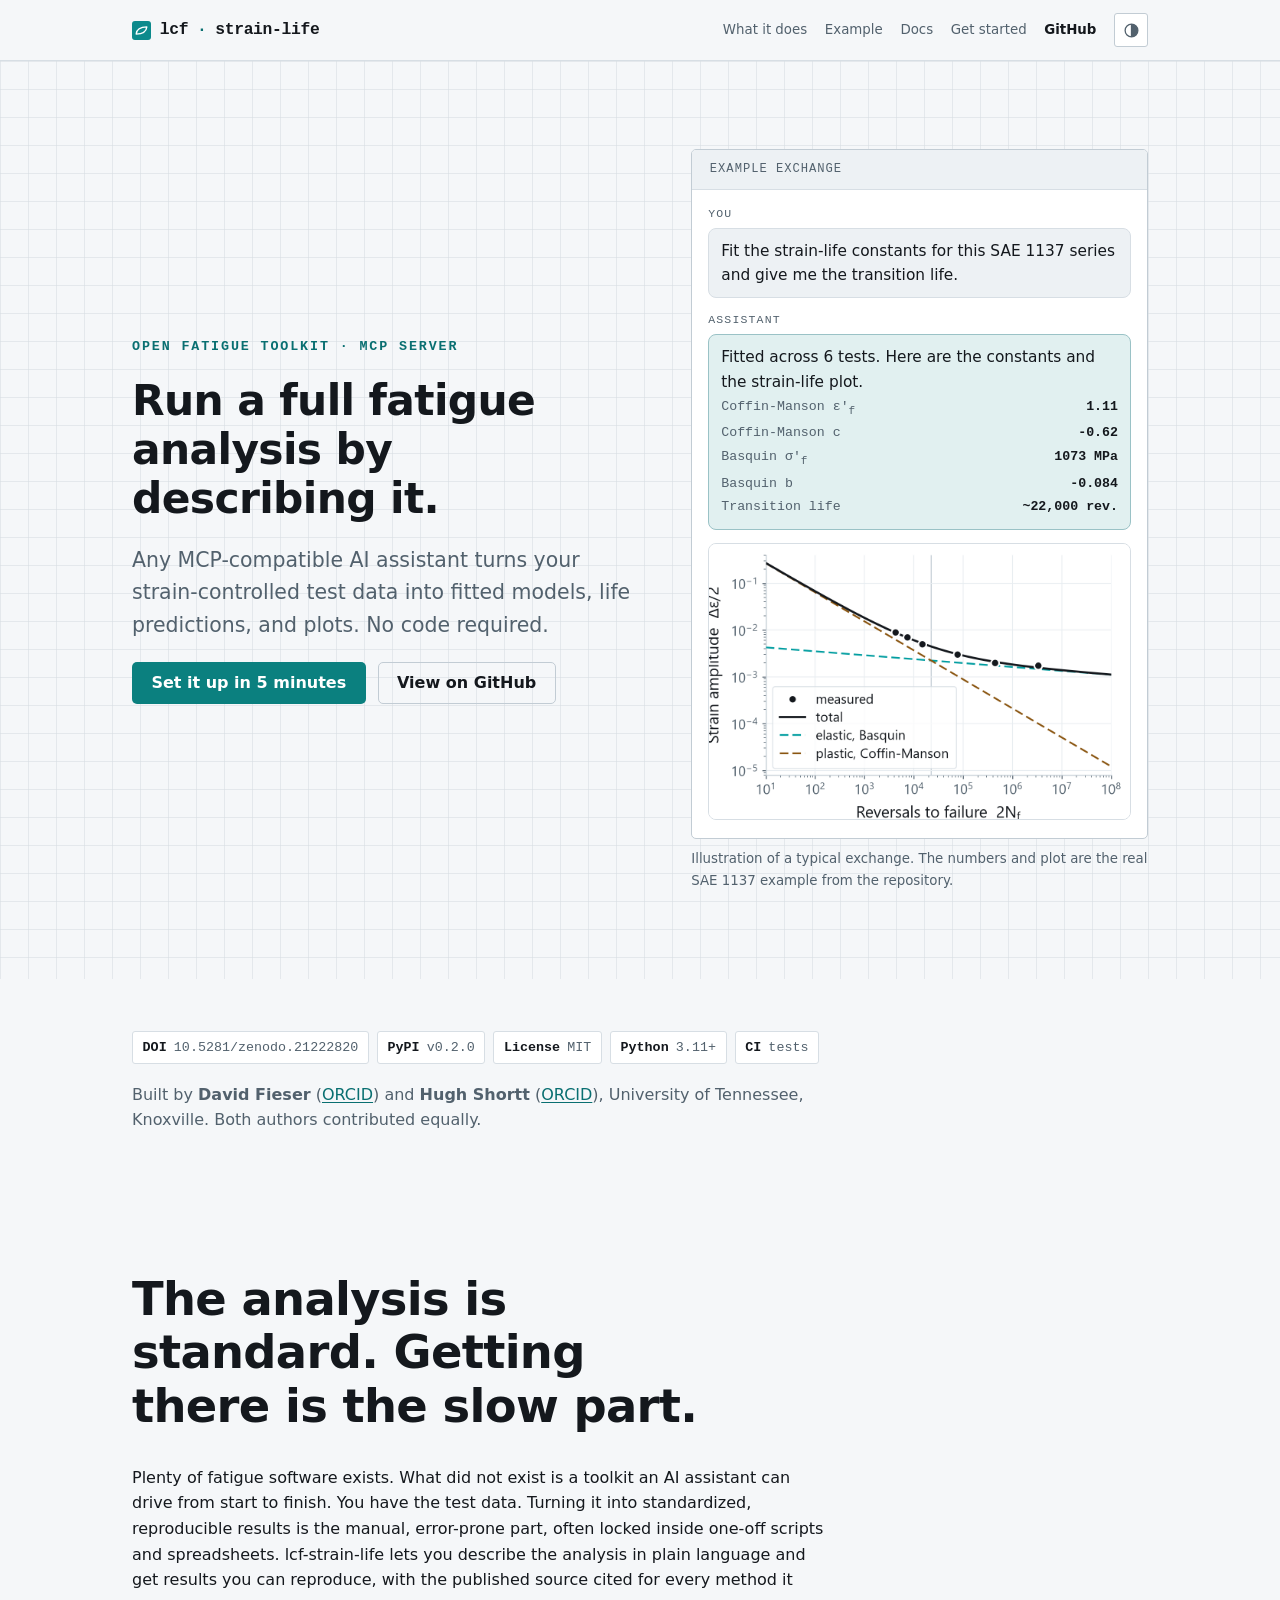
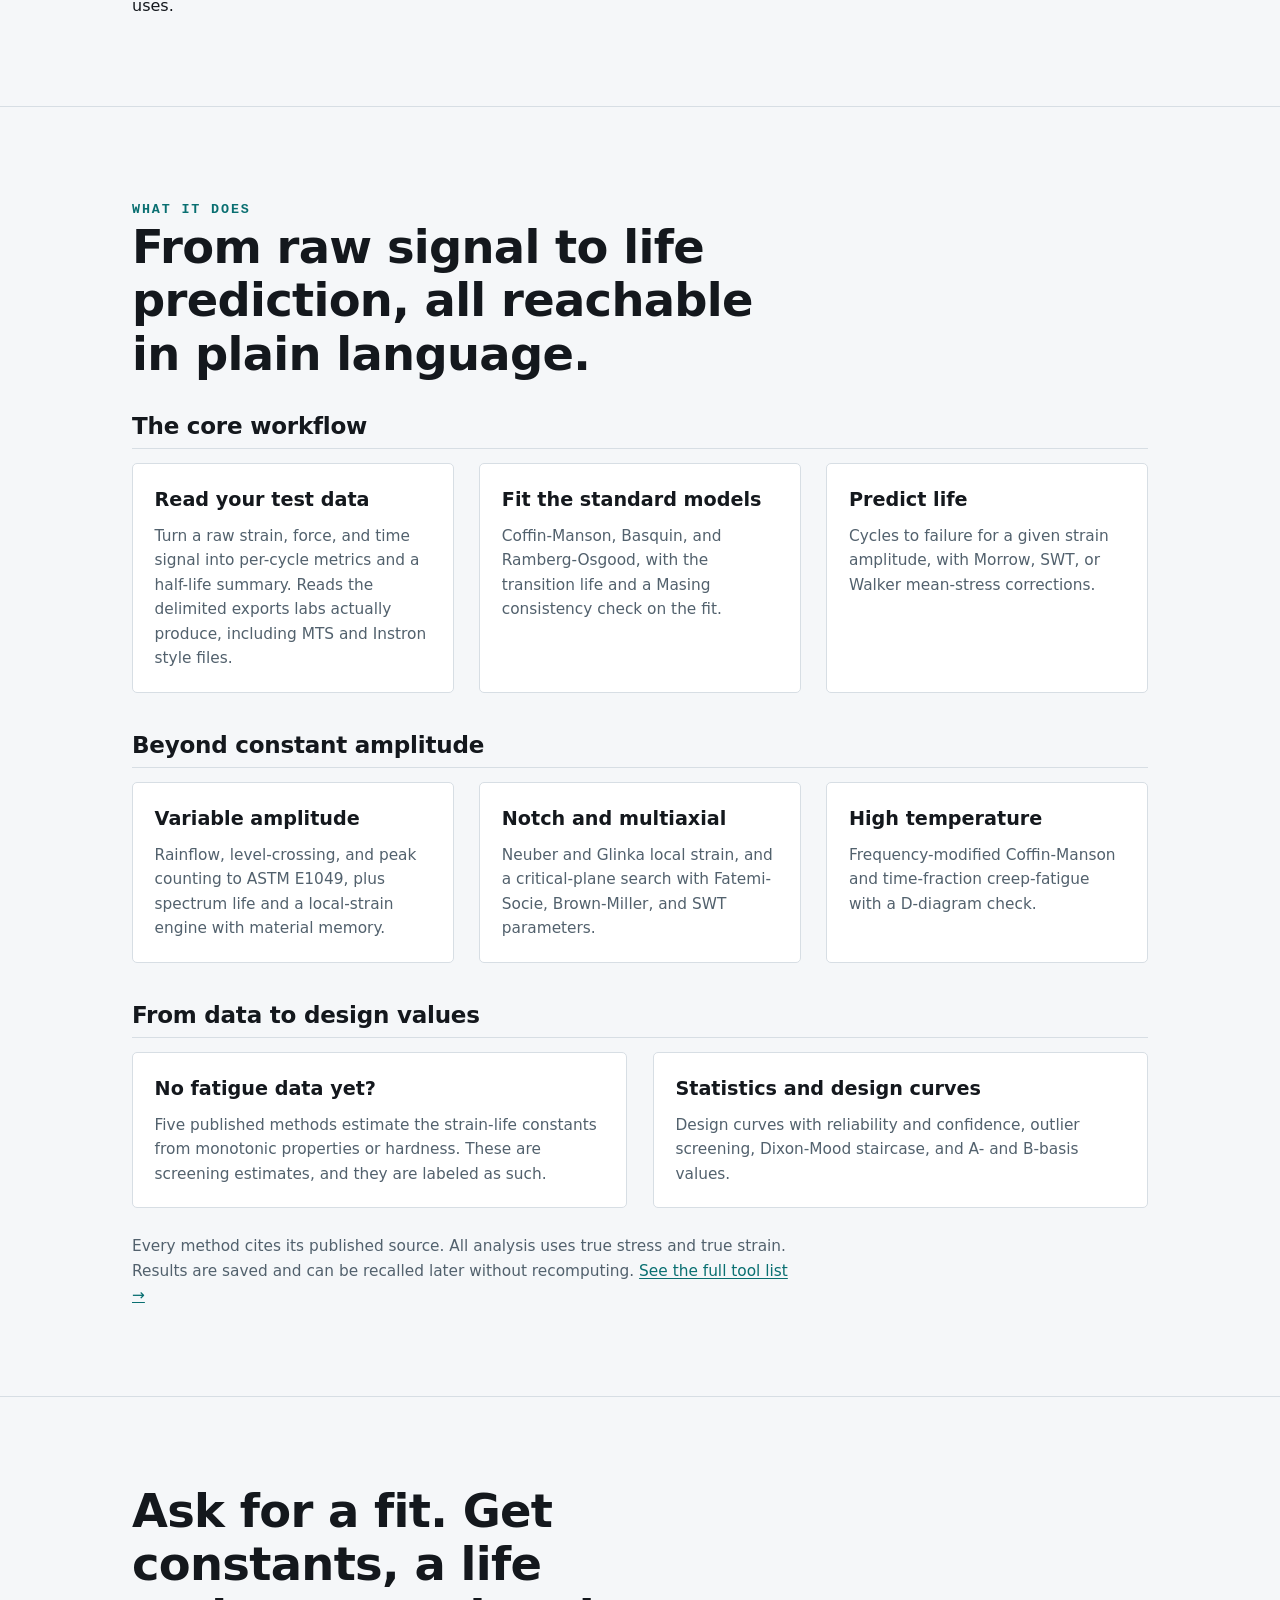
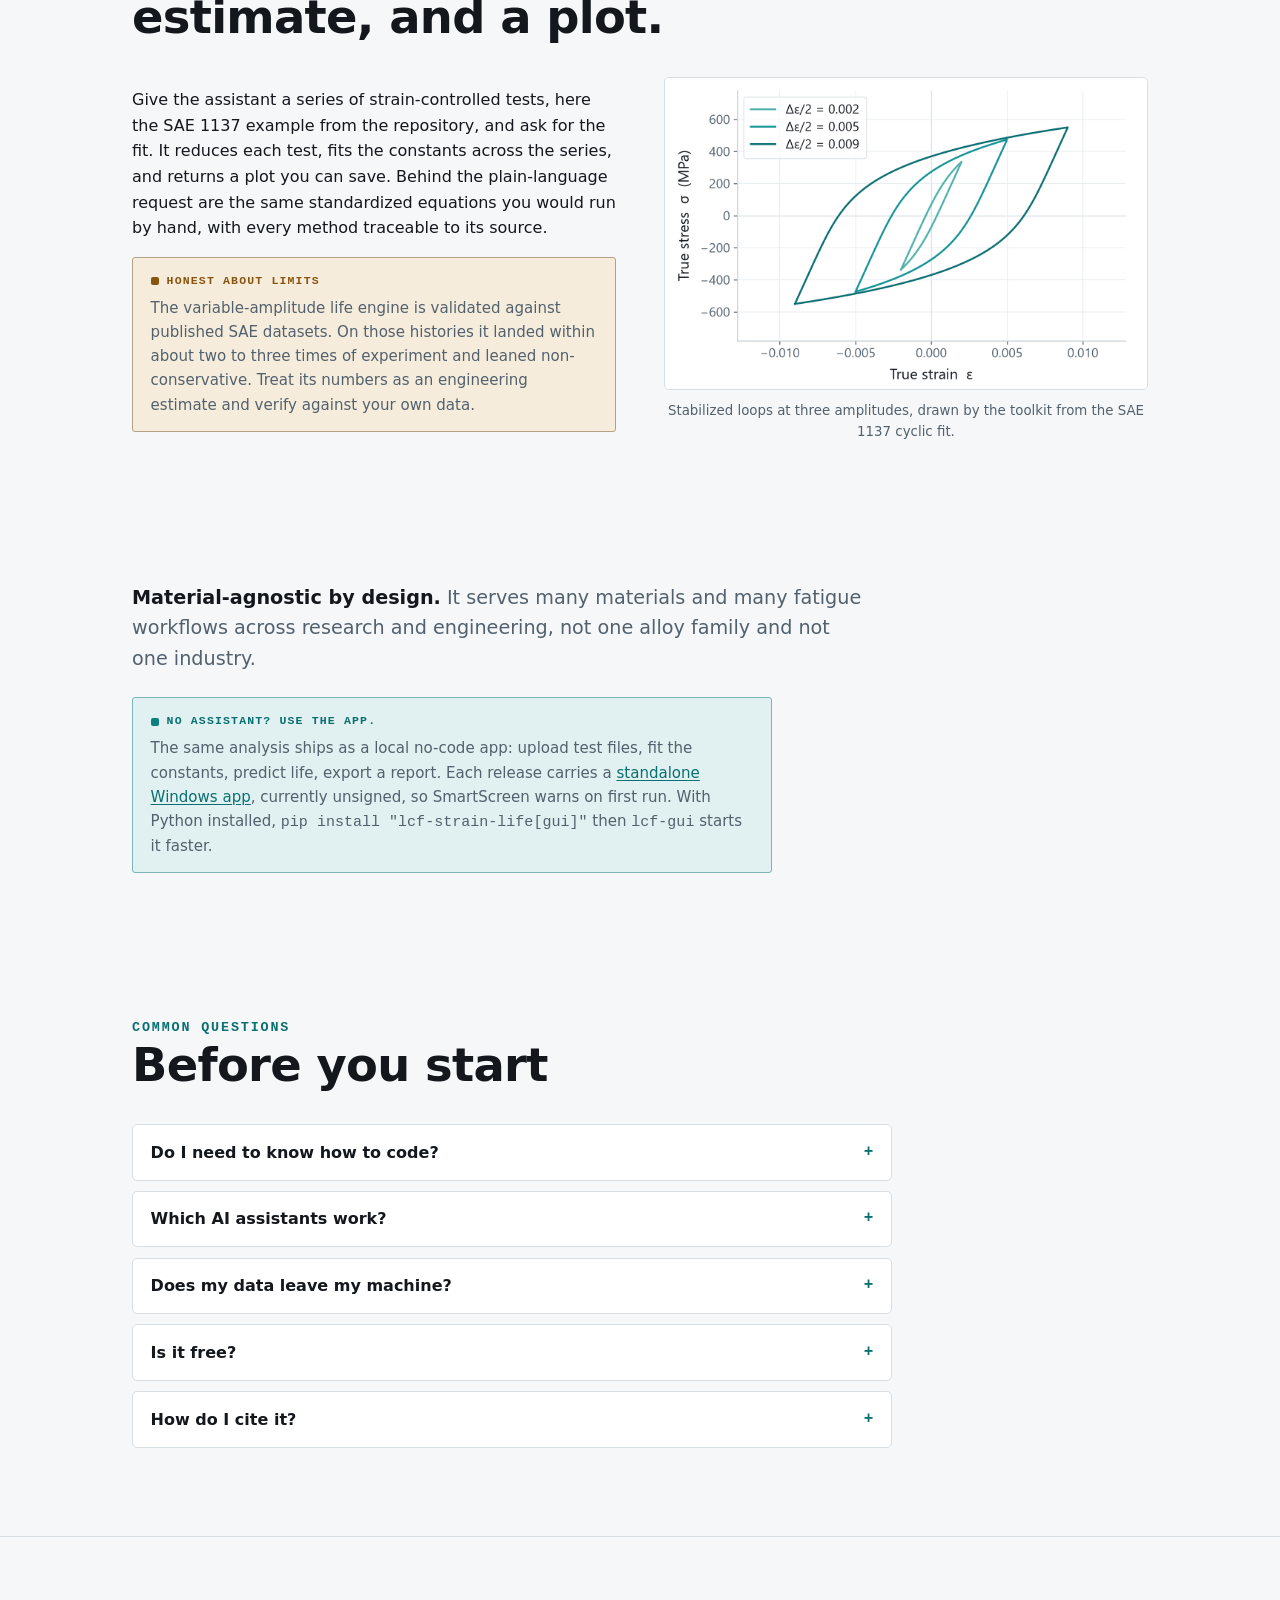
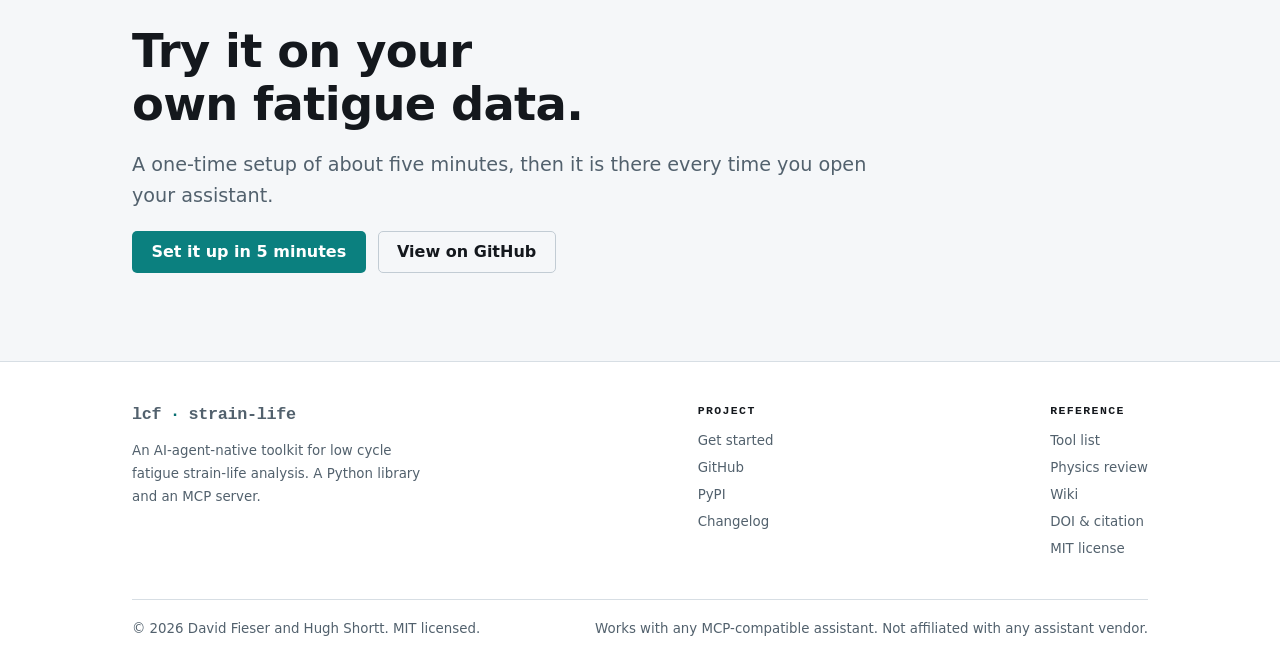
<file: website/index.html>
<!doctype html>
<html lang="en">
<head>
  <meta charset="utf-8">
  <meta name="viewport" content="width=device-width, initial-scale=1">
  <!-- Google Search Console ownership verification, do not remove -->
  <meta name="google-site-verification" content="kWnTu8HsWfKkb1Ls_fjDAu5YvFHRDWC8JZtIymRKyQ4" />
  <title>lcf-strain-life: fatigue analysis you drive by talking to an AI assistant</title>
  <meta name="description" content="An open toolkit that lets any MCP-compatible AI assistant run a full low cycle fatigue analysis on your own strain-controlled test data. No coding required.">
  <link rel="canonical" href="https://dfieser.github.io/lcf-strain-life/">
  <meta property="og:type" content="website">
  <meta property="og:title" content="lcf-strain-life: fatigue analysis you drive by talking to an AI assistant">
  <meta property="og:description" content="An open toolkit that lets any MCP-compatible AI assistant run a full low cycle fatigue analysis on your own strain-controlled test data.">
  <meta property="og:url" content="https://dfieser.github.io/lcf-strain-life/">
  <meta property="og:image" content="https://dfieser.github.io/lcf-strain-life/assets/img/social-preview.png">
  <meta property="og:image:width" content="1280">
  <meta property="og:image:height" content="640">
  <meta name="twitter:card" content="summary_large_image">
  <link rel="icon" href="assets/favicon.svg" type="image/svg+xml">
  <link rel="apple-touch-icon" href="assets/img/icon-512.png">
  <link rel="stylesheet" href="assets/style.css">
  <script type="application/ld+json">
  {
    "@context": "https://schema.org",
    "@type": ["SoftwareApplication", "SoftwareSourceCode"],
    "name": "lcf-strain-life",
    "description": "An open toolkit that lets any MCP-compatible AI assistant run a full low cycle fatigue analysis on strain-controlled test data. Python library, MCP server, and a no-code local app.",
    "url": "https://dfieser.github.io/lcf-strain-life/",
    "image": "https://dfieser.github.io/lcf-strain-life/assets/img/social-preview.png",
    "applicationCategory": "Engineering software",
    "operatingSystem": "Windows, macOS, Linux",
    "offers": { "@type": "Offer", "price": "0", "priceCurrency": "USD" },
    "license": "https://spdx.org/licenses/MIT.html",
    "codeRepository": "https://github.com/dfieser/lcf-strain-life",
    "programmingLanguage": "Python",
    "runtimePlatform": "Python 3.11 or newer",
    "installUrl": "https://pypi.org/project/lcf-strain-life/",
    "identifier": "https://doi.org/10.5281/zenodo.21222820",
    "sameAs": [
      "https://github.com/dfieser/lcf-strain-life",
      "https://pypi.org/project/lcf-strain-life/",
      "https://doi.org/10.5281/zenodo.21222820"
    ],
    "author": [
      {
        "@type": "Person",
        "name": "David Fieser",
        "sameAs": "https://orcid.org/0009-0007-5754-4331",
        "affiliation": "The University of Tennessee, Knoxville"
      },
      {
        "@type": "Person",
        "name": "Hugh Shortt",
        "sameAs": "https://orcid.org/0000-0001-8015-3733",
        "affiliation": "The University of Tennessee, Knoxville"
      }
    ]
  }
  </script>
</head>
<body>
<a class="skip-link" href="#main">Skip to content</a>

<header class="nav">
  <div class="container nav__inner">
    <a class="brand" href="index.html"><svg class="brand__mark" viewBox="0 0 32 32" aria-hidden="true"><rect width="32" height="32" rx="5" fill="#0C8A8C"/><path d="M7 22 C 8 13, 14 10, 25 10 C 24 19, 18 22, 7 22 Z" fill="none" stroke="#ffffff" stroke-width="2.2" stroke-linejoin="round"/></svg>lcf<span class="dot">·</span>strain-life</a>
    <nav class="nav__links" aria-label="Primary">
      <a class="hide-sm" href="#what">What it does</a>
      <a class="hide-sm" href="#example">Example</a>
      <a href="docs/">Docs</a>
      <a href="get-started.html">Get started</a>
      <a class="nav__cta" href="https://github.com/dfieser/lcf-strain-life">GitHub</a>
      <button class="theme-toggle" type="button" data-theme-toggle aria-label="Switch theme" title="Switch light or dark theme">
        <svg viewBox="0 0 24 24" fill="none" aria-hidden="true"><circle cx="12" cy="12" r="9" stroke="currentColor" stroke-width="1.8"></circle><path d="M12 3v18" stroke="currentColor" stroke-width="1.8"></path><path d="M12 3a9 9 0 0 1 0 18z" fill="currentColor"></path></svg>
      </button>
    </nav>
  </div>
</header>

<main id="main">

  <!-- Hero -->
  <section class="hero section">
    <div class="container hero__grid">
      <div class="hero__copy">
        <span class="eyebrow">Open fatigue toolkit · MCP server</span>
        <h1>Run a full fatigue analysis by describing it.</h1>
        <p class="lead">Any MCP-compatible AI assistant turns your strain-controlled test data into fitted models, life predictions, and plots. No code required.</p>
        <div class="btn-row">
          <a class="btn btn-primary" href="get-started.html">Set it up in 5 minutes</a>
          <a class="btn btn-ghost" href="https://github.com/dfieser/lcf-strain-life">View on GitHub</a>
        </div>
      </div>

      <div class="hero__visual">
        <div class="readout" role="img" aria-label="Illustration of an assistant fitting strain-life constants for the SAE 1137 example and returning a plot.">
          <div class="readout__bar"><span class="title">Example exchange</span></div>
          <div class="readout__body">
            <div class="msg user"><span class="who">You</span><span class="bubble">Fit the strain-life constants for this SAE 1137 series and give me the transition life.</span></div>
            <div class="msg bot"><span class="who">Assistant</span><span class="bubble">
              Fitted across 6 tests. Here are the constants and the strain-life plot.
              <dl>
                <dt>Coffin-Manson &epsilon;'<sub>f</sub></dt><dd>1.11</dd>
                <dt>Coffin-Manson c</dt><dd>-0.62</dd>
                <dt>Basquin &sigma;'<sub>f</sub></dt><dd>1073 MPa</dd>
                <dt>Basquin b</dt><dd>-0.084</dd>
                <dt>Transition life</dt><dd>~22,000 rev.</dd>
              </dl>
            </span></div>
            <div class="readout__plot"><img src="assets/img/strain_life_hero.png" width="1100" height="720" alt="Strain-life plot for SAE 1137: six measured points on the fitted total strain amplitude curve, with the elastic Basquin and plastic Coffin-Manson branches crossing at the transition life."></div>
          </div>
        </div>
        <p class="caption">Illustration of a typical exchange. The numbers and plot are the real SAE 1137 example from the repository.</p>
      </div>
    </div>
  </section>

  <!-- Trust -->
  <section class="section--tight" aria-label="Project credibility">
    <div class="container stack" style="gap:1.1rem">
      <div class="chips">
        <a class="chip" href="https://doi.org/10.5281/zenodo.21222820"><b>DOI</b> 10.5281/zenodo.21222820</a>
        <a class="chip" href="https://pypi.org/project/lcf-strain-life/"><b>PyPI</b> v0.2.0</a>
        <span class="chip"><b>License</b> MIT</span>
        <span class="chip"><b>Python</b> 3.11+</span>
        <a class="chip" href="https://github.com/dfieser/lcf-strain-life/actions"><b>CI</b> tests</a>
      </div>
      <p style="color:var(--text-muted)">Built by <strong>David Fieser</strong> (<a href="https://orcid.org/0009-0007-5754-4331">ORCID</a>) and <strong>Hugh Shortt</strong> (<a href="https://orcid.org/0000-0001-8015-3733">ORCID</a>), University of Tennessee, Knoxville. Both authors contributed equally.</p>
    </div>
  </section>

  <!-- Why -->
  <section class="section" id="why">
    <div class="container">
      <div class="section-intro">
        <h2>The analysis is standard. Getting there is the slow part.</h2>
      </div>
      <p>Plenty of fatigue software exists. What did not exist is a toolkit an AI assistant can drive from start to finish. You have the test data. Turning it into standardized, reproducible results is the manual, error-prone part, often locked inside one-off scripts and spreadsheets. lcf-strain-life lets you describe the analysis in plain language and get results you can reproduce, with the published source cited for every method it uses.</p>
    </div>
  </section>

  <!-- What it does -->
  <section class="section" id="what">
    <div class="container">
      <div class="section-intro">
        <span class="eyebrow">What it does</span>
        <h2>From raw signal to life prediction, all reachable in plain language.</h2>
      </div>
      <div class="clusters">
        <div class="cluster">
          <h3 class="cluster__name">The core workflow</h3>
          <div class="grid-cards">
            <div class="card"><h4>Read your test data</h4><p>Turn a raw strain, force, and time signal into per-cycle metrics and a half-life summary. Reads the delimited exports labs actually produce, including MTS and Instron style files.</p></div>
            <div class="card"><h4>Fit the standard models</h4><p>Coffin-Manson, Basquin, and Ramberg-Osgood, with the transition life and a Masing consistency check on the fit.</p></div>
            <div class="card"><h4>Predict life</h4><p>Cycles to failure for a given strain amplitude, with Morrow, SWT, or Walker mean-stress corrections.</p></div>
          </div>
        </div>
        <div class="cluster">
          <h3 class="cluster__name">Beyond constant amplitude</h3>
          <div class="grid-cards">
            <div class="card"><h4>Variable amplitude</h4><p>Rainflow, level-crossing, and peak counting to ASTM E1049, plus spectrum life and a local-strain engine with material memory.</p></div>
            <div class="card"><h4>Notch and multiaxial</h4><p>Neuber and Glinka local strain, and a critical-plane search with Fatemi-Socie, Brown-Miller, and SWT parameters.</p></div>
            <div class="card"><h4>High temperature</h4><p>Frequency-modified Coffin-Manson and time-fraction creep-fatigue with a D-diagram check.</p></div>
          </div>
        </div>
        <div class="cluster">
          <h3 class="cluster__name">From data to design values</h3>
          <div class="grid-cards">
            <div class="card"><h4>No fatigue data yet?</h4><p>Five published methods estimate the strain-life constants from monotonic properties or hardness. These are screening estimates, and they are labeled as such.</p></div>
            <div class="card"><h4>Statistics and design curves</h4><p>Design curves with reliability and confidence, outlier screening, Dixon-Mood staircase, and A- and B-basis values.</p></div>
          </div>
        </div>
      </div>
      <p class="note-line">Every method cites its published source. All analysis uses true stress and true strain. Results are saved and can be recalled later without recomputing. <a href="https://github.com/dfieser/lcf-strain-life/blob/main/docs/AGENT_USAGE.md">See the full tool list &rarr;</a></p>
    </div>
  </section>

  <!-- Example -->
  <section class="section" id="example">
    <div class="container">
      <div class="section-intro">
        <h2>Ask for a fit. Get constants, a life estimate, and a plot.</h2>
      </div>
      <div class="example">
        <div class="stack" style="gap:1rem">
          <p>Give the assistant a series of strain-controlled tests, here the SAE 1137 example from the repository, and ask for the fit. It reduces each test, fits the constants across the series, and returns a plot you can save. Behind the plain-language request are the same standardized equations you would run by hand, with every method traceable to its source.</p>
          <div class="callout callout--warn">
            <span class="callout__label">Honest about limits</span>
            <p>The variable-amplitude life engine is validated against published SAE datasets. On those histories it landed within about two to three times of experiment and leaned non-conservative. Treat its numbers as an engineering estimate and verify against your own data.</p>
          </div>
        </div>
        <figure class="stack" style="gap:0">
          <div class="readout__plot" style="border-radius:var(--radius)"><img src="assets/img/hysteresis_loops.png" width="1300" height="840" alt="Stabilized stress-strain hysteresis loops at three strain amplitudes, drawn as Masing branches from the fitted SAE 1137 Ramberg-Osgood constants."></div>
          <figcaption class="caption caption--center">Stabilized loops at three amplitudes, drawn by the toolkit from the SAE 1137 cyclic fit.</figcaption>
        </figure>
      </div>
    </div>
  </section>

  <!-- Who -->
  <section class="section--tight" id="who">
    <div class="container stack" style="gap:1.4rem">
      <p class="lead" style="max-width:60ch"><strong style="color:var(--text)">Material-agnostic by design.</strong> It serves many materials and many fatigue workflows across research and engineering, not one alloy family and not one industry.</p>
      <div class="callout callout--ok" style="max-width:640px">
        <span class="callout__label">No assistant? Use the app.</span>
        <p>The same analysis ships as a local no-code app: upload test files, fit the constants, predict life, export a report. Each release carries a <a href="https://github.com/dfieser/lcf-strain-life/releases">standalone Windows app</a>, currently unsigned, so SmartScreen warns on first run. With Python installed, <code>pip install "lcf-strain-life[gui]"</code> then <code>lcf-gui</code> starts it faster.</p>
      </div>
    </div>
  </section>

  <!-- FAQ -->
  <section class="section" id="faq">
    <div class="container">
      <div class="section-intro">
        <span class="eyebrow">Common questions</span>
        <h2>Before you start</h2>
      </div>
      <div class="faq">
        <details><summary>Do I need to know how to code?</summary><p>No. You talk to your AI assistant in plain language, and it calls the analysis for you. A local no-code app covers the same workflow, and a Python library serves anyone who wants to script it. Both are optional.</p></details>
        <details><summary>Which AI assistants work?</summary><p>Any assistant that supports the Model Context Protocol, for example Claude Desktop, Cursor, VS Code in Copilot agent mode, or Google Antigravity. The setup guide shows the one command to run and where to add it. It is not tied to a single product.</p></details>
        <details><summary>Does my data leave my machine?</summary><p>The toolkit installs and runs on your own computer, and all computation happens locally. Your assistant only sees what you choose to share with it in the conversation.</p></details>
        <details><summary>Is it free?</summary><p>Yes. It is open source under the MIT license, and the source is on GitHub.</p></details>
        <details><summary>How do I cite it?</summary><p>Use the DOI 10.5281/zenodo.21222820, or the <a href="https://github.com/dfieser/lcf-strain-life/blob/main/CITATION.cff">CITATION.cff</a> file in the repository.</p></details>
      </div>
    </div>
  </section>

  <!-- CTA -->
  <section class="section">
    <div class="container cta-band">
      <h2>Try it on your own fatigue data.</h2>
      <p class="lead">A one-time setup of about five minutes, then it is there every time you open your assistant.</p>
      <div class="btn-row">
        <a class="btn btn-primary" href="get-started.html">Set it up in 5 minutes</a>
        <a class="btn btn-ghost" href="https://github.com/dfieser/lcf-strain-life">View on GitHub</a>
      </div>
    </div>
  </section>
</main>

<footer class="footer">
  <div class="container">
    <div class="footer__grid">
      <div>
        <a class="brand" href="index.html" style="font-size:1.05rem">lcf<span class="dot">·</span>strain-life</a>
        <p class="footer__meta" style="margin-top:0.7rem">An AI-agent-native toolkit for low cycle fatigue strain-life analysis. A Python library and an MCP server.</p>
      </div>
      <div>
        <h4>Project</h4>
        <div class="footer__links">
          <a href="get-started.html">Get started</a>
          <a href="https://github.com/dfieser/lcf-strain-life">GitHub</a>
          <a href="https://pypi.org/project/lcf-strain-life/">PyPI</a>
          <a href="https://github.com/dfieser/lcf-strain-life/blob/main/CHANGELOG.md">Changelog</a>
        </div>
      </div>
      <div>
        <h4>Reference</h4>
        <div class="footer__links">
          <a href="https://github.com/dfieser/lcf-strain-life/blob/main/docs/AGENT_USAGE.md">Tool list</a>
          <a href="https://github.com/dfieser/lcf-strain-life/blob/main/docs/PHYSICS_REVIEW.md">Physics review</a>
          <a href="https://github.com/dfieser/lcf-strain-life/wiki">Wiki</a>
          <a href="https://doi.org/10.5281/zenodo.21222820">DOI &amp; citation</a>
          <a href="https://github.com/dfieser/lcf-strain-life/blob/main/LICENSE">MIT license</a>
        </div>
      </div>
    </div>
    <div class="container footer__bottom" style="padding-inline:0">
      <span>&copy; 2026 David Fieser and Hugh Shortt. MIT licensed.</span>
      <span>Works with any MCP-compatible assistant. Not affiliated with any assistant vendor.</span>
    </div>
  </div>
</footer>

<script src="assets/app.js"></script>
</body>
</html>
</file>
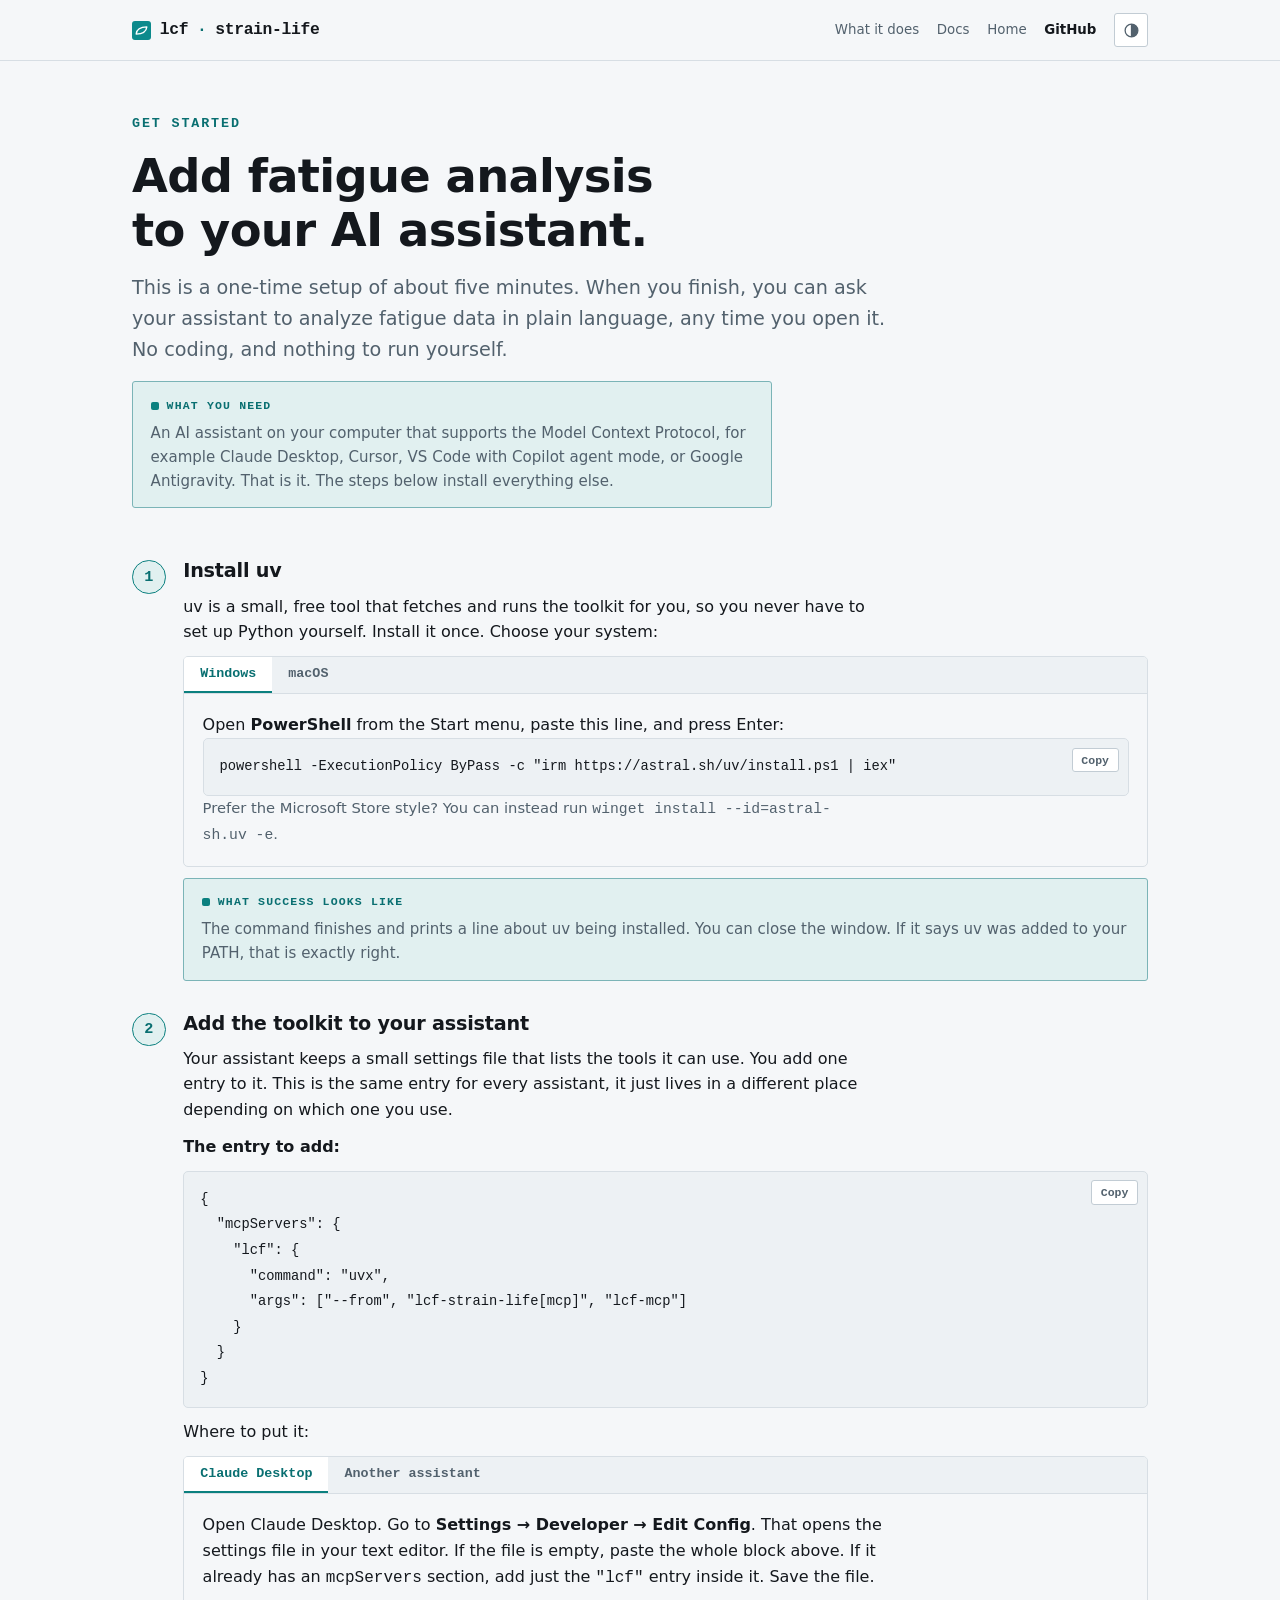
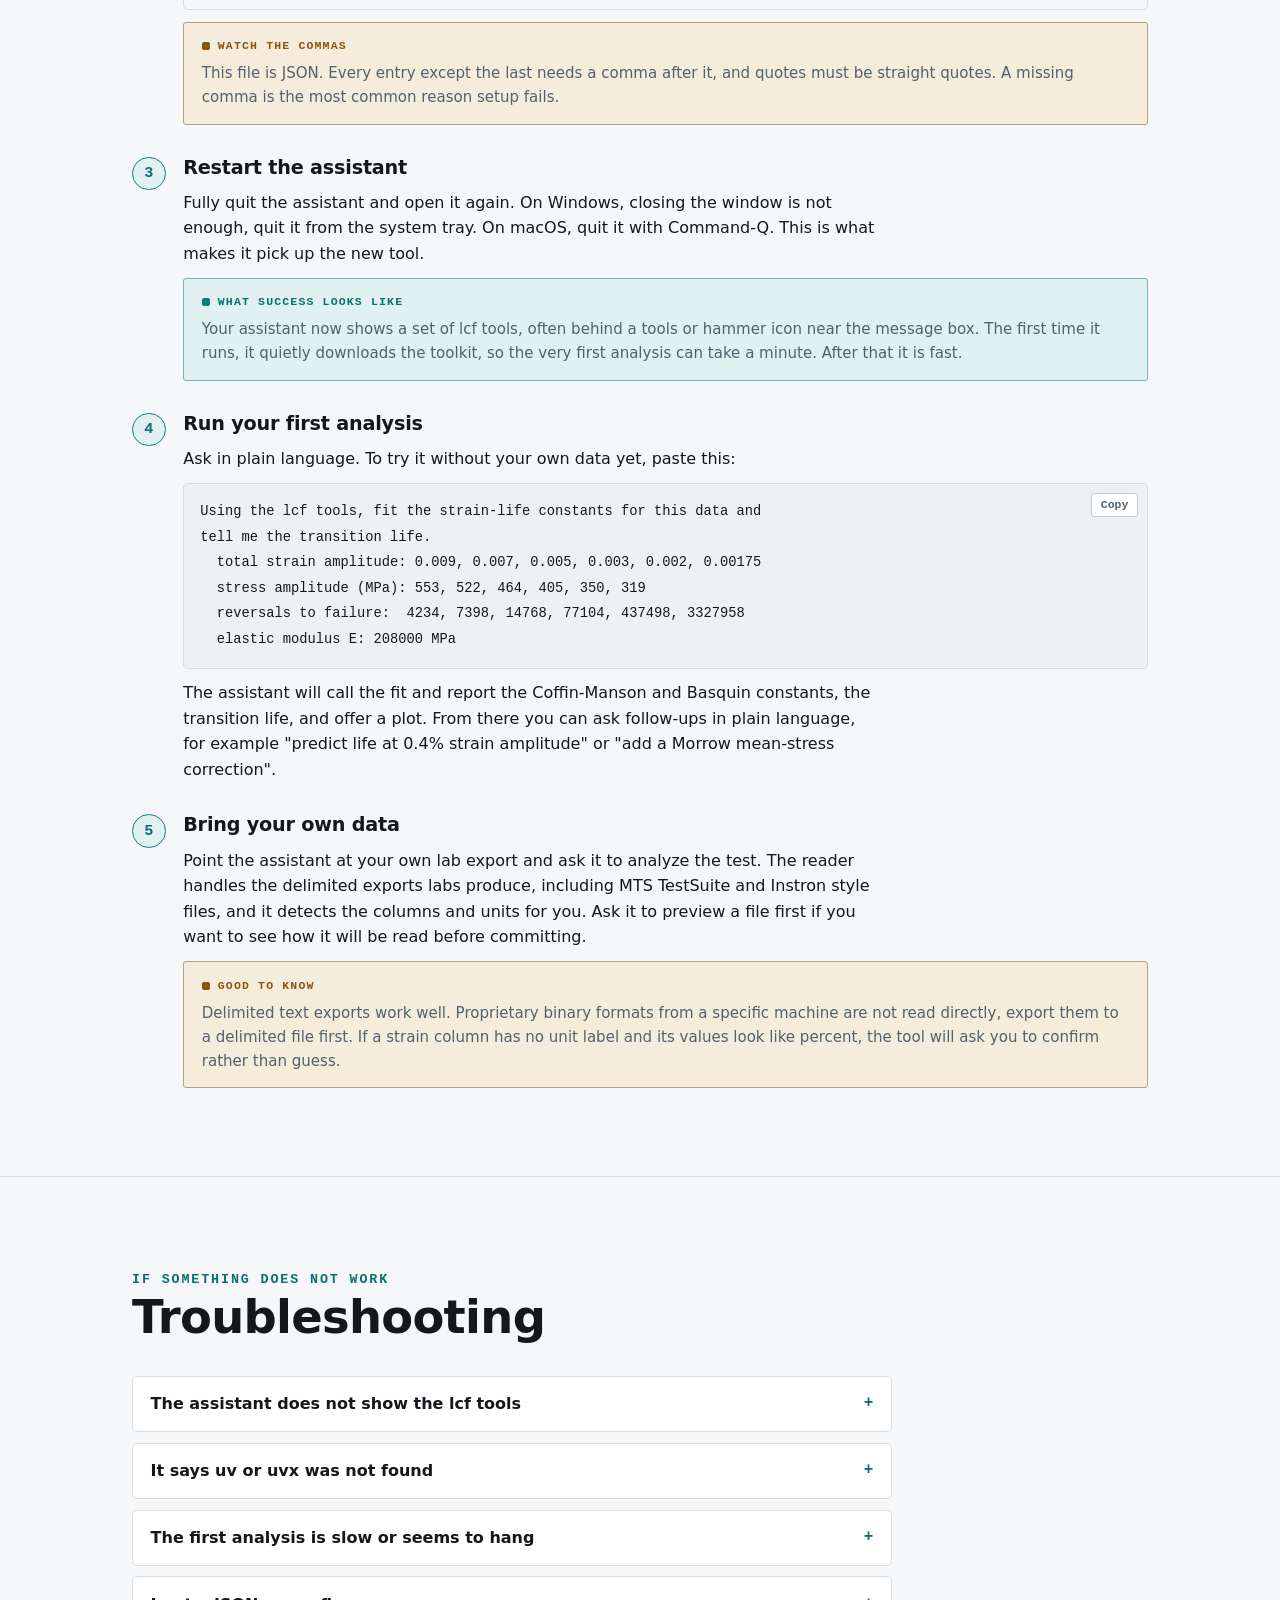
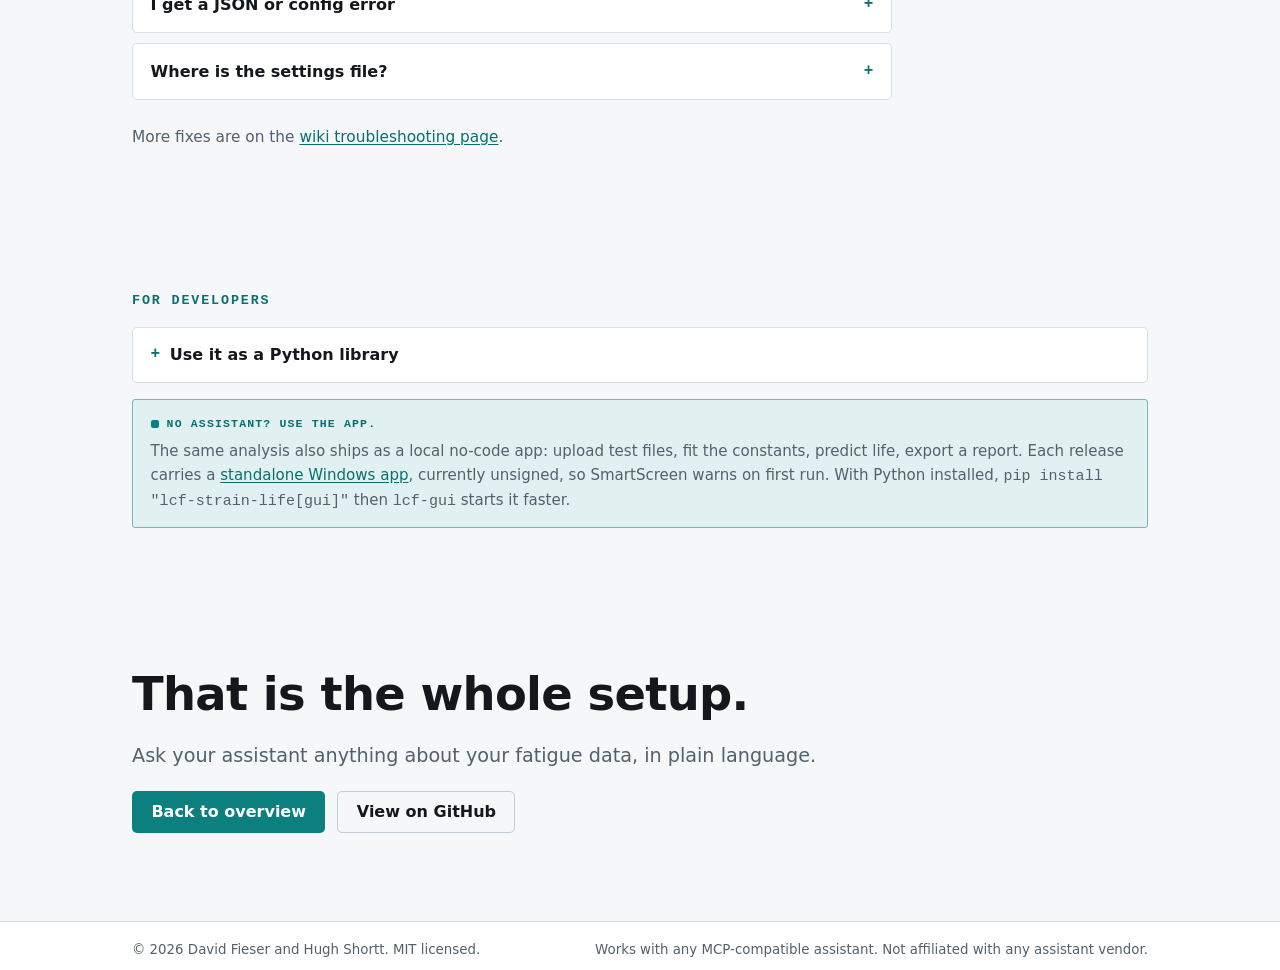
<file: website/get-started.html>
<!doctype html>
<html lang="en">
<head>
  <meta charset="utf-8">
  <meta name="viewport" content="width=device-width, initial-scale=1">
  <title>Get started: lcf-strain-life</title>
  <meta name="description" content="A step-by-step setup for non-programmers: install uv, add the fatigue toolkit to your AI assistant, and run your first analysis.">
  <link rel="canonical" href="https://dfieser.github.io/lcf-strain-life/get-started.html">
  <meta property="og:type" content="website">
  <meta property="og:title" content="Get started: lcf-strain-life">
  <meta property="og:description" content="A step-by-step setup for non-programmers: install uv, add the fatigue toolkit to your AI assistant, and run your first analysis.">
  <meta property="og:url" content="https://dfieser.github.io/lcf-strain-life/get-started.html">
  <meta property="og:image" content="https://dfieser.github.io/lcf-strain-life/assets/img/social-preview.png">
  <meta property="og:image:width" content="1280">
  <meta property="og:image:height" content="640">
  <meta name="twitter:card" content="summary_large_image">
  <link rel="icon" href="assets/favicon.svg" type="image/svg+xml">
  <link rel="apple-touch-icon" href="assets/img/icon-512.png">
  <link rel="stylesheet" href="assets/style.css">
  <script type="application/ld+json">
  {
    "@context": "https://schema.org",
    "@type": "HowTo",
    "name": "Add fatigue analysis to your AI assistant",
    "description": "Set up the lcf-strain-life MCP server for an AI assistant such as Claude Desktop, Cursor, VS Code, or Google Antigravity, and run a first strain-life analysis.",
    "totalTime": "PT10M",
    "step": [
      {
        "@type": "HowToStep",
        "name": "Install uv",
        "text": "Install the uv package manager with the one-line installer for your platform. uv downloads and runs the toolkit on demand, so nothing else needs to be installed."
      },
      {
        "@type": "HowToStep",
        "name": "Add the toolkit to your assistant",
        "text": "Add an lcf server entry to your assistant's MCP settings file with the command uvx and the arguments --from lcf-strain-life[mcp] lcf-mcp."
      },
      {
        "@type": "HowToStep",
        "name": "Restart the assistant",
        "text": "Fully quit and reopen the assistant so it reads the new settings and starts the server."
      },
      {
        "@type": "HowToStep",
        "name": "Run your first analysis",
        "text": "Ask the assistant to fit strain-life constants from your data, or paste the worked SAE 1137 example prompt from this guide."
      }
    ]
  }
  </script>
  <script type="application/ld+json">
  {
    "@context": "https://schema.org",
    "@type": "FAQPage",
    "mainEntity": [
      {
        "@type": "Question",
        "name": "The assistant does not show the lcf tools",
        "acceptedAnswer": { "@type": "Answer", "text": "Make sure you fully quit and reopened it, not just closed the window. Then check the settings file again for a missing comma or a missing closing brace. Most failures are a small typo in that file." }
      },
      {
        "@type": "Question",
        "name": "It says uv or uvx was not found",
        "acceptedAnswer": { "@type": "Answer", "text": "Desktop apps do not always see tools installed for the terminal. On Windows, find the full path by running where uvx in PowerShell, then use that full path in place of uvx in the settings file. On macOS, use ~/.local/bin/uvx. Restarting your computer once after installing uv also resolves this." }
      },
      {
        "@type": "Question",
        "name": "The first analysis is slow or seems to hang",
        "acceptedAnswer": { "@type": "Answer", "text": "The first run downloads the toolkit and its scientific libraries. This can take a minute on a normal connection. It only happens once. Later runs start quickly." }
      },
      {
        "@type": "Question",
        "name": "I get a JSON or config error",
        "acceptedAnswer": { "@type": "Answer", "text": "The settings file must be valid JSON. Every entry except the last needs a comma, braces must be balanced, and quotes must be straight quotes, not curly ones. Pasting the whole configuration block from the guide into an empty file avoids most of these." }
      },
      {
        "@type": "Question",
        "name": "Where is the settings file?",
        "acceptedAnswer": { "@type": "Answer", "text": "In Claude Desktop, the reliable way to open it is Settings, Developer, Edit Config, which opens the exact file for your system so you never have to hunt for the path." }
      }
    ]
  }
  </script>
</head>
<body>
<a class="skip-link" href="#main">Skip to content</a>

<header class="nav">
  <div class="container nav__inner">
    <a class="brand" href="index.html"><svg class="brand__mark" viewBox="0 0 32 32" aria-hidden="true"><rect width="32" height="32" rx="5" fill="#0C8A8C"/><path d="M7 22 C 8 13, 14 10, 25 10 C 24 19, 18 22, 7 22 Z" fill="none" stroke="#ffffff" stroke-width="2.2" stroke-linejoin="round"/></svg>lcf<span class="dot">·</span>strain-life</a>
    <nav class="nav__links" aria-label="Primary">
      <a class="hide-sm" href="index.html#what">What it does</a>
      <a href="docs/">Docs</a>
      <a href="index.html">Home</a>
      <a class="nav__cta" href="https://github.com/dfieser/lcf-strain-life">GitHub</a>
      <button class="theme-toggle" type="button" data-theme-toggle aria-label="Switch theme" title="Switch light or dark theme">
        <svg viewBox="0 0 24 24" fill="none" aria-hidden="true"><circle cx="12" cy="12" r="9" stroke="currentColor" stroke-width="1.8"></circle><path d="M12 3v18" stroke="currentColor" stroke-width="1.8"></path><path d="M12 3a9 9 0 0 1 0 18z" fill="currentColor"></path></svg>
      </button>
    </nav>
  </div>
</header>

<main id="main">
  <section class="section--tight" style="padding-top:clamp(2.5rem,2rem+3vw,4rem)">
    <div class="container stack" style="gap:1rem">
      <span class="eyebrow">Get started</span>
      <h1 style="font-size:var(--step-4);max-width:20ch">Add fatigue analysis to your AI assistant.</h1>
      <p class="lead">This is a one-time setup of about five minutes. When you finish, you can ask your assistant to analyze fatigue data in plain language, any time you open it. No coding, and nothing to run yourself.</p>
      <div class="callout callout--ok" style="max-width:640px">
        <span class="callout__label">What you need</span>
        <p>An AI assistant on your computer that supports the Model Context Protocol, for example Claude Desktop, Cursor, VS Code with Copilot agent mode, or Google Antigravity. That is it. The steps below install everything else.</p>
      </div>
    </div>
  </section>

  <section class="section" style="padding-top:0">
    <div class="container">
      <div class="steps">

        <!-- Step 1 -->
        <div class="step">
          <div class="step__num" aria-hidden="true"></div>
          <div class="step__body">
            <h3>Install uv</h3>
            <p>uv is a small, free tool that fetches and runs the toolkit for you, so you never have to set up Python yourself. Install it once. Choose your system:</p>
            <div class="tabs" data-tabgroup="os">
              <div class="tablist" role="tablist" aria-label="Operating system">
                <button class="tab" role="tab" id="t-win" data-key="win" aria-controls="p-win" aria-selected="true" tabindex="0">Windows</button>
                <button class="tab" role="tab" id="t-mac" data-key="mac" aria-controls="p-mac" aria-selected="false" tabindex="-1">macOS</button>
              </div>
              <div class="tabpanel" id="p-win" role="tabpanel" aria-labelledby="t-win">
                <p>Open <strong>PowerShell</strong> from the Start menu, paste this line, and press Enter:</p>
                <div class="code"><button class="copy-btn" type="button">Copy</button><pre><code>powershell -ExecutionPolicy ByPass -c "irm https://astral.sh/uv/install.ps1 | iex"</code></pre></div>
                <p style="color:var(--text-muted);font-size:0.92rem">Prefer the Microsoft Store style? You can instead run <code>winget install --id=astral-sh.uv -e</code>.</p>
              </div>
              <div class="tabpanel" id="p-mac" role="tabpanel" aria-labelledby="t-mac" hidden>
                <p>Open the <strong>Terminal</strong> app, paste this line, and press Return:</p>
                <div class="code"><button class="copy-btn" type="button">Copy</button><pre><code>curl -LsSf https://astral.sh/uv/install.sh | sh</code></pre></div>
              </div>
            </div>
            <div class="callout callout--ok">
              <span class="callout__label">What success looks like</span>
              <p>The command finishes and prints a line about uv being installed. You can close the window. If it says uv was added to your PATH, that is exactly right.</p>
            </div>
          </div>
        </div>

        <!-- Step 2 -->
        <div class="step">
          <div class="step__num" aria-hidden="true"></div>
          <div class="step__body">
            <h3>Add the toolkit to your assistant</h3>
            <p>Your assistant keeps a small settings file that lists the tools it can use. You add one entry to it. This is the same entry for every assistant, it just lives in a different place depending on which one you use.</p>
            <p><strong>The entry to add:</strong></p>
            <div class="code"><button class="copy-btn" type="button">Copy</button><pre><code>{
  "mcpServers": {
    "lcf": {
      "command": "uvx",
      "args": ["--from", "lcf-strain-life[mcp]", "lcf-mcp"]
    }
  }
}</code></pre></div>
            <p>Where to put it:</p>
            <div class="tabs" data-tabgroup="client">
              <div class="tablist" role="tablist" aria-label="Assistant">
                <button class="tab" role="tab" id="c-claude" data-key="claude" aria-controls="pc-claude" aria-selected="true" tabindex="0">Claude Desktop</button>
                <button class="tab" role="tab" id="c-other" data-key="other" aria-controls="pc-other" aria-selected="false" tabindex="-1">Another assistant</button>
              </div>
              <div class="tabpanel" id="pc-claude" role="tabpanel" aria-labelledby="c-claude">
                <p>Open Claude Desktop. Go to <strong>Settings &rarr; Developer &rarr; Edit Config</strong>. That opens the settings file in your text editor. If the file is empty, paste the whole block above. If it already has an <code>mcpServers</code> section, add just the <code>"lcf"</code> entry inside it. Save the file.</p>
              </div>
              <div class="tabpanel" id="pc-other" role="tabpanel" aria-labelledby="c-other" hidden>
                <p>Any assistant that supports the Model Context Protocol can use this, including editor-based assistants. The <code>command</code> and <code>args</code> stay the same, only the menu and the file differ.</p>
                <ul>
                  <li><strong>Cursor:</strong> add it in Settings under MCP, using the block above. See the <a href="https://docs.cursor.com/context/model-context-protocol">Cursor MCP docs</a>.</li>
                  <li><strong>VS Code</strong> in Copilot agent mode: run <code>MCP: Add Server</code> from the command palette, or edit <code>.vscode/mcp.json</code>. VS Code names the top-level key <code>servers</code> instead of <code>mcpServers</code>, and the inner <code>command</code> and <code>args</code> are identical. See the <a href="https://code.visualstudio.com/docs/agent-customization/mcp-servers">VS Code MCP docs</a>.</li>
                  <li><strong>Google Antigravity:</strong> add a local MCP server in its MCP settings with the same <code>command</code> and <code>args</code>. See the <a href="https://antigravity.google/docs/mcp">Antigravity MCP docs</a>.</li>
                </ul>
              </div>
            </div>
            <div class="callout callout--warn">
              <span class="callout__label">Watch the commas</span>
              <p>This file is JSON. Every entry except the last needs a comma after it, and quotes must be straight quotes. A missing comma is the most common reason setup fails.</p>
            </div>
          </div>
        </div>

        <!-- Step 3 -->
        <div class="step">
          <div class="step__num" aria-hidden="true"></div>
          <div class="step__body">
            <h3>Restart the assistant</h3>
            <p>Fully quit the assistant and open it again. On Windows, closing the window is not enough, quit it from the system tray. On macOS, quit it with Command-Q. This is what makes it pick up the new tool.</p>
            <div class="callout callout--ok">
              <span class="callout__label">What success looks like</span>
              <p>Your assistant now shows a set of lcf tools, often behind a tools or hammer icon near the message box. The first time it runs, it quietly downloads the toolkit, so the very first analysis can take a minute. After that it is fast.</p>
            </div>
          </div>
        </div>

        <!-- Step 4 -->
        <div class="step">
          <div class="step__num" aria-hidden="true"></div>
          <div class="step__body">
            <h3>Run your first analysis</h3>
            <p>Ask in plain language. To try it without your own data yet, paste this:</p>
            <div class="code"><button class="copy-btn" type="button">Copy</button><pre><code>Using the lcf tools, fit the strain-life constants for this data and
tell me the transition life.
  total strain amplitude: 0.009, 0.007, 0.005, 0.003, 0.002, 0.00175
  stress amplitude (MPa): 553, 522, 464, 405, 350, 319
  reversals to failure:  4234, 7398, 14768, 77104, 437498, 3327958
  elastic modulus E: 208000 MPa</code></pre></div>
            <p>The assistant will call the fit and report the Coffin-Manson and Basquin constants, the transition life, and offer a plot. From there you can ask follow-ups in plain language, for example "predict life at 0.4% strain amplitude" or "add a Morrow mean-stress correction".</p>
          </div>
        </div>

        <!-- Step 5 -->
        <div class="step">
          <div class="step__num" aria-hidden="true"></div>
          <div class="step__body">
            <h3>Bring your own data</h3>
            <p>Point the assistant at your own lab export and ask it to analyze the test. The reader handles the delimited exports labs produce, including MTS TestSuite and Instron style files, and it detects the columns and units for you. Ask it to preview a file first if you want to see how it will be read before committing.</p>
            <div class="callout callout--warn">
              <span class="callout__label">Good to know</span>
              <p>Delimited text exports work well. Proprietary binary formats from a specific machine are not read directly, export them to a delimited file first. If a strain column has no unit label and its values look like percent, the tool will ask you to confirm rather than guess.</p>
            </div>
          </div>
        </div>

      </div>
    </div>
  </section>

  <!-- Troubleshooting -->
  <section class="section" id="troubleshooting">
    <div class="container">
      <div class="section-intro">
        <span class="eyebrow">If something does not work</span>
        <h2>Troubleshooting</h2>
      </div>
      <div class="faq">
        <details><summary>The assistant does not show the lcf tools</summary><p>Make sure you fully quit and reopened it, not just closed the window. Then check the settings file again for a missing comma or a missing closing brace. Most failures are a small typo in that file.</p></details>
        <details><summary>It says uv or uvx was not found</summary><p>Desktop apps do not always see tools installed for the terminal. On Windows, find the full path by running <code>where uvx</code> in PowerShell, then use that full path, for example <code>C:\Users\you\.local\bin\uvx.exe</code>, in place of <code>"uvx"</code> in the settings file. On macOS, use <code>~/.local/bin/uvx</code>. Restarting your computer once after installing uv also resolves this.</p></details>
        <details><summary>The first analysis is slow or seems to hang</summary><p>The first run downloads the toolkit and its scientific libraries. This can take a minute on a normal connection. It only happens once. Later runs start quickly.</p></details>
        <details><summary>I get a JSON or config error</summary><p>The settings file must be valid JSON. Every entry except the last needs a comma, braces must be balanced, and quotes must be straight quotes, not curly ones. Pasting the whole block from Step 2 into an empty file avoids most of these.</p></details>
        <details><summary>Where is the settings file?</summary><p>In Claude Desktop, the reliable way to open it is Settings &rarr; Developer &rarr; Edit Config, which opens the exact file for your system so you never have to hunt for the path.</p></details>
      </div>
      <p class="note-line">More fixes are on the <a href="https://github.com/dfieser/lcf-strain-life/wiki/Troubleshooting">wiki troubleshooting page</a>.</p>
    </div>
  </section>

  <!-- Advanced -->
  <section class="section--tight" id="advanced">
    <div class="container stack" style="gap:1rem">
      <span class="eyebrow">For developers</span>
      <details class="disclose">
        <summary>Use it as a Python library</summary>
        <div class="disclose__body">
          <p>If you write Python, you can skip the assistant and call the library directly.</p>
          <div class="code"><button class="copy-btn" type="button">Copy</button><pre><code>pip install "lcf-strain-life[mcp]"</code></pre></div>
          <div class="code"><button class="copy-btn" type="button">Copy</button><pre><code>import lcf

fit = lcf.fit_strain_life(
    total_strain_amp=[0.009, 0.007, 0.005, 0.003, 0.002, 0.00175],
    stress_amp=[553, 522, 464, 405, 350, 319],   # MPa, half-life
    reversals=[4234, 7398, 14768, 77104, 437498, 3327958],
    E=208000,                                     # MPa
    min_plastic_strain=5e-4,
)
print(fit.coffin_manson.eps_f, fit.coffin_manson.c)
print(fit.transition_reversals)</code></pre></div>
          <p>The <a href="https://github.com/dfieser/lcf-strain-life/tree/main/examples">examples folder</a> has runnable scripts, and the <a href="https://github.com/dfieser/lcf-strain-life/blob/main/docs/AGENT_USAGE.md">agent usage guide</a> lists every tool.</p>
        </div>
      </details>
      <div class="callout callout--ok">
        <span class="callout__label">No assistant? Use the app.</span>
        <p>The same analysis also ships as a local no-code app: upload test files, fit the constants, predict life, export a report. Each release carries a <a href="https://github.com/dfieser/lcf-strain-life/releases">standalone Windows app</a>, currently unsigned, so SmartScreen warns on first run. With Python installed, <code>pip install "lcf-strain-life[gui]"</code> then <code>lcf-gui</code> starts it faster.</p>
      </div>
    </div>
  </section>

  <section class="section">
    <div class="container cta-band">
      <h2>That is the whole setup.</h2>
      <p class="lead">Ask your assistant anything about your fatigue data, in plain language.</p>
      <div class="btn-row">
        <a class="btn btn-primary" href="index.html">Back to overview</a>
        <a class="btn btn-ghost" href="https://github.com/dfieser/lcf-strain-life">View on GitHub</a>
      </div>
    </div>
  </section>
</main>

<footer class="footer">
  <div class="container">
    <div class="container footer__bottom" style="padding-inline:0;border-top:none">
      <span>&copy; 2026 David Fieser and Hugh Shortt. MIT licensed.</span>
      <span>Works with any MCP-compatible assistant. Not affiliated with any assistant vendor.</span>
    </div>
  </div>
</footer>

<script src="assets/app.js"></script>
</body>
</html>
</file>
<file: website/assets/style.css>
/* lcf-strain-life site. Shared design system.
   Lab-instrument aesthetic: cool steel neutrals, a single deep-teal
   measurement accent, sans for reading and mono for readouts. */

/* ---- Tokens ------------------------------------------------------------ */
:root {
  --bg:          #F5F7F9;
  --surface:     #FFFFFF;
  --surface-2:   #EDF1F4;
  --text:        #14181D;
  --text-muted:  #52616D;
  --border:      #D7DEE4;
  --border-strong: #C2CCD4;
  --accent:      #0B807F;   /* teal, for filled controls. AA 4.76:1 with white */
  --accent-ink:  #096F71;   /* darker teal, AA for text links on light */
  --accent-soft: #E1F0F0;   /* teal wash for surfaces */
  --on-accent:   #FFFFFF;
  --caution:     #8A5510;   /* amber, honesty/caution notes only */
  --caution-soft:#F6ECDC;
  --hero-grid: url("data:image/svg+xml,%3Csvg%20xmlns='http://www.w3.org/2000/svg'%20width='28'%20height='28'%3E%3Cpath%20d='M28%200H0V28'%20fill='none'%20stroke='%23d3dae0'%20stroke-width='1'/%3E%3C/svg%3E");

  --font-sans: system-ui, -apple-system, "Segoe UI", Roboto, Helvetica, Arial, sans-serif;
  --font-mono: ui-monospace, "Cascadia Code", "SF Mono", Menlo, Consolas, "Liberation Mono", monospace;

  --step--1: 0.836rem;
  --step-0:  1rem;
  --step-1:  1.2rem;
  --step-2:  1.44rem;
  --step-3:  1.85rem;
  --step-4:  clamp(2rem, 1.4rem + 2.6vw, 2.9rem);
  --step-5:  clamp(2.5rem, 1.6rem + 4vw, 3.7rem);

  --measure: 68ch;
  --container: 1080px;
  --radius: 5px;
  --radius-sm: 3px;
  --gap: clamp(1rem, 0.6rem + 1.5vw, 1.6rem);
}

@media (prefers-color-scheme: dark) {
  :root {
    --bg:          #0E1317;
    --surface:     #151C22;
    --surface-2:   #1C242B;
    --text:        #E7ECEF;
    --text-muted:  #9CA9B3;
    --border:      #273139;
    --border-strong: #354049;
    --accent:      #2BC4B8;
    --accent-ink:  #4FD6CB;
    --accent-soft: #123033;
    --on-accent:   #06201E;
    --caution:     #E0A45B;
    --caution-soft:#241C10;
    --hero-grid: url("data:image/svg+xml,%3Csvg%20xmlns='http://www.w3.org/2000/svg'%20width='28'%20height='28'%3E%3Cpath%20d='M28%200H0V28'%20fill='none'%20stroke='%231e262d'%20stroke-width='1'/%3E%3C/svg%3E");
  }
}
/* Explicit toggle wins over the media query in both directions. */
:root[data-theme="light"] {
  --bg:#F5F7F9; --surface:#FFFFFF; --surface-2:#EDF1F4; --text:#14181D;
  --text-muted:#52616D; --border:#D7DEE4; --border-strong:#C2CCD4;
  --accent:#0B807F; --accent-ink:#096F71; --accent-soft:#E1F0F0; --on-accent:#FFFFFF;
  --caution:#8A5510; --caution-soft:#F6ECDC;
  --hero-grid: url("data:image/svg+xml,%3Csvg%20xmlns='http://www.w3.org/2000/svg'%20width='28'%20height='28'%3E%3Cpath%20d='M28%200H0V28'%20fill='none'%20stroke='%23d3dae0'%20stroke-width='1'/%3E%3C/svg%3E");
}
:root[data-theme="dark"] {
  --bg:#0E1317; --surface:#151C22; --surface-2:#1C242B; --text:#E7ECEF;
  --text-muted:#9CA9B3; --border:#273139; --border-strong:#354049;
  --accent:#2BC4B8; --accent-ink:#4FD6CB; --accent-soft:#123033; --on-accent:#06201E;
  --caution:#E0A45B; --caution-soft:#241C10;
  --hero-grid: url("data:image/svg+xml,%3Csvg%20xmlns='http://www.w3.org/2000/svg'%20width='28'%20height='28'%3E%3Cpath%20d='M28%200H0V28'%20fill='none'%20stroke='%231e262d'%20stroke-width='1'/%3E%3C/svg%3E");
}

/* ---- Reset ------------------------------------------------------------- */
*, *::before, *::after { box-sizing: border-box; }
* { margin: 0; }
html { -webkit-text-size-adjust: 100%; scroll-behavior: smooth; }
@media (prefers-reduced-motion: reduce) {
  html { scroll-behavior: auto; }
  *, *::before, *::after { animation-duration: 0.01ms !important; transition-duration: 0.01ms !important; }
}

body {
  font-family: var(--font-sans);
  font-size: var(--step-0);
  line-height: 1.6;
  color: var(--text);
  background: var(--bg);
  -webkit-font-smoothing: antialiased;
  text-rendering: optimizeLegibility;
}

img { max-width: 100%; display: block; height: auto; }
a { color: var(--accent-ink); text-underline-offset: 2px; }
a:hover { text-decoration: underline; }

h1, h2, h3 { line-height: 1.15; text-wrap: balance; letter-spacing: -0.015em; font-weight: 750; }
h1 { font-size: var(--step-5); }
h2 { font-size: var(--step-4); }
h3 { font-size: var(--step-2); letter-spacing: -0.01em; }
p { max-width: var(--measure); }

:focus-visible { outline: 2.5px solid var(--accent); outline-offset: 2px; border-radius: 3px; }

/* ---- Layout ------------------------------------------------------------ */
.container { width: 100%; max-width: var(--container); margin-inline: auto; padding-inline: clamp(1.1rem, 0.6rem + 2vw, 2rem); }
.section { padding-block: clamp(3rem, 2rem + 5vw, 5.5rem); }
.section--tight { padding-block: clamp(2rem, 1.4rem + 3vw, 3.25rem); }
.section + .section { border-top: 1px solid var(--border); }
.stack { display: flex; flex-direction: column; gap: 1rem; }
.eyebrow {
  font-family: var(--font-mono); font-size: var(--step--1); font-weight: 600;
  letter-spacing: 0.14em; text-transform: uppercase; color: var(--accent-ink);
}
.lead { font-size: var(--step-1); color: var(--text-muted); max-width: 62ch; }
.section-intro { max-width: 64ch; margin-bottom: 2rem; }

/* ---- Nav --------------------------------------------------------------- */
.nav {
  position: sticky; top: 0; z-index: 20;
  background: var(--bg);
  border-bottom: 1px solid var(--border);
}
.nav__inner { display: flex; align-items: center; gap: 1.25rem; min-height: 60px; }
.brand { display: inline-flex; align-items: center; gap: 0.55rem; font-family: var(--font-mono); font-weight: 700; letter-spacing: -0.02em; color: var(--text); text-decoration: none; font-size: 1.02rem; }
.brand:hover { text-decoration: none; }
.brand .dot { color: var(--accent-ink); }
.brand__mark { width: 19px; height: 19px; flex: none; display: block; }
.nav__links { display: flex; align-items: center; gap: 1.1rem; margin-left: auto; }
.nav__links a { color: var(--text-muted); text-decoration: none; font-size: var(--step--1); }
.nav__links a:hover { color: var(--text); text-decoration: none; }
.nav__cta { color: var(--text) !important; font-weight: 600; }
@media (max-width: 720px) { .nav__links .hide-sm { display: none; } }

.theme-toggle {
  display: inline-grid; place-items: center; width: 34px; height: 34px;
  border: 1px solid var(--border-strong); border-radius: var(--radius-sm);
  background: var(--surface); color: var(--text-muted); cursor: pointer;
}
.theme-toggle:hover { color: var(--text); border-color: var(--accent); }
.theme-toggle svg { width: 17px; height: 17px; }

/* ---- Buttons ----------------------------------------------------------- */
.btn {
  display: inline-flex; align-items: center; gap: 0.5rem;
  font-weight: 600; font-size: var(--step-0); line-height: 1;
  padding: 0.75rem 1.15rem; border-radius: var(--radius);
  border: 1px solid transparent; text-decoration: none; cursor: pointer;
  transition: transform 0.12s ease, background 0.15s ease, border-color 0.15s ease;
}
.btn:hover { text-decoration: none; }
.btn:active { transform: translateY(1px); }
.btn-primary { background: var(--accent); color: var(--on-accent); }
.btn-primary:hover { background: color-mix(in srgb, var(--accent) 88%, #000); }
.btn-ghost { background: transparent; color: var(--text); border-color: var(--border-strong); }
.btn-ghost:hover { border-color: var(--accent); color: var(--accent-ink); }
.btn-row { display: flex; flex-wrap: wrap; gap: 0.75rem; align-items: center; }

/* ---- Chips ------------------------------------------------------------- */
.chips { display: flex; flex-wrap: wrap; gap: 0.5rem; }
.chip {
  display: inline-flex; align-items: center; gap: 0.45rem;
  font-family: var(--font-mono); font-size: var(--step--1);
  padding: 0.3rem 0.6rem; border: 1px solid var(--border);
  border-radius: var(--radius-sm); background: var(--surface); color: var(--text-muted);
  text-decoration: none;
}
a.chip:hover { border-color: var(--accent); color: var(--accent-ink); text-decoration: none; }
.chip b { color: var(--text); font-weight: 700; }

/* ---- Hero -------------------------------------------------------------- */
/* Graph-paper texture drawn with a tiled SVG line, no gradients. Uniform and
   faint so it reads as a plotting grid, not a centered decorative motif. */
.hero { position: relative; overflow: hidden; }
.hero::before {
  content: ""; position: absolute; inset: 0; z-index: 0; pointer-events: none;
  background-image: var(--hero-grid);
  background-size: 28px 28px;
}
.hero__grid { position: relative; z-index: 1; display: grid; grid-template-columns: 1.05fr 0.95fr; gap: clamp(1.5rem, 1rem + 3vw, 3.5rem); align-items: center; }
.hero__copy { display: flex; flex-direction: column; gap: 1.25rem; }
.hero h1 { font-size: clamp(2.1rem, 1.5rem + 2.4vw, 2.65rem); max-width: 26ch; }
.hero .lead { font-size: clamp(1.05rem, 1rem + 0.4vw, 1.28rem); }
@media (max-width: 860px) {
  .hero__grid { grid-template-columns: 1fr; }
  .hero__visual { order: -1; }
}

/* Interaction readout card (illustration, real numbers) */
.readout { border: 1px solid var(--border-strong); border-radius: var(--radius); background: var(--surface); overflow: hidden; }
.readout__bar { display: flex; align-items: center; gap: 0.5rem; padding: 0.6rem 0.85rem; border-bottom: 1px solid var(--border); background: var(--surface-2); }
.readout__bar .title { font-family: var(--font-mono); font-size: 0.76rem; letter-spacing: 0.08em; text-transform: uppercase; color: var(--text-muted); margin-left: 0.25rem; }
.readout__body { padding: 0.95rem 1rem 1.1rem; display: flex; flex-direction: column; gap: 0.8rem; }
.msg { display: flex; flex-direction: column; gap: 0.3rem; }
.msg .who { font-family: var(--font-mono); font-size: 0.72rem; letter-spacing: 0.1em; text-transform: uppercase; color: var(--text-muted); }
.msg .bubble { font-size: 0.96rem; padding: 0.6rem 0.75rem; border-radius: 8px; }
.msg.user .bubble { background: var(--surface-2); border: 1px solid var(--border); }
.msg.bot .bubble { background: var(--accent-soft); border: 1px solid color-mix(in srgb, var(--accent) 30%, var(--border)); }
.readout dl { display: grid; grid-template-columns: auto 1fr; gap: 0.15rem 0.9rem; font-family: var(--font-mono); font-size: 0.83rem; margin: 0.1rem 0; }
.readout dt { color: var(--text-muted); }
.readout dd { color: var(--text); font-weight: 600; text-align: right; font-variant-numeric: tabular-nums; }
.readout__plot { border: 1px solid var(--border); border-radius: 8px; overflow: hidden; background: #fff; }
.caption { font-size: var(--step--1); color: var(--text-muted); margin-top: 0.6rem; }
.caption--center { text-align: center; }

/* ---- Feature grid ------------------------------------------------------ */
.grid-cards { display: grid; grid-template-columns: repeat(auto-fit, minmax(255px, 1fr)); gap: var(--gap); }
.card { border: 1px solid var(--border); border-radius: var(--radius); padding: 1.3rem 1.35rem; background: var(--surface); display: flex; flex-direction: column; gap: 0.5rem; }
.card h4 { font-size: var(--step-1); }
/* Capabilities are grouped into three named clusters rather than one grid of
   eight identical cards, so the set reads as an organized capability map. The
   3/3/2 split also breaks the uniform rhythm of a single wall of tiles. */
.clusters { display: grid; gap: clamp(1.8rem, 1.2rem + 1.6vw, 2.6rem); }
.cluster__name {
  font-size: var(--step-2); margin-bottom: 0.9rem;
  padding-bottom: 0.5rem; border-bottom: 1px solid var(--border);
}
.card p { color: var(--text-muted); font-size: 0.96rem; }
.note-line { margin-top: 1.6rem; font-size: 0.96rem; color: var(--text-muted); }

/* ---- Example ----------------------------------------------------------- */
.example { display: grid; grid-template-columns: 1fr 1fr; gap: clamp(1.5rem, 1rem + 3vw, 3rem); align-items: center; }
@media (max-width: 820px) { .example { grid-template-columns: 1fr; } }

/* ---- Callouts ---------------------------------------------------------- */
/* Full tinted border plus a small square indicator, deliberately not the
   colored left-border card that reads as AI-generated. */
.callout { border: 1px solid var(--border); border-radius: var(--radius-sm); padding: 0.9rem 1.1rem; background: var(--surface); display: flex; flex-direction: column; gap: 0.35rem; }
.callout .callout__label { display: inline-flex; align-items: center; gap: 0.5rem; font-family: var(--font-mono); font-size: 0.72rem; letter-spacing: 0.1em; text-transform: uppercase; font-weight: 700; }
.callout .callout__label::before { content: ""; width: 8px; height: 8px; border-radius: 2px; background: var(--text-muted); flex: none; }
.callout p { font-size: 0.94rem; color: var(--text-muted); max-width: none; }
.callout--ok { border-color: color-mix(in srgb, var(--accent) 45%, var(--border)); background: var(--accent-soft); }
.callout--ok .callout__label { color: var(--accent-ink); }
.callout--ok .callout__label::before { background: var(--accent); }
.callout--warn { border-color: color-mix(in srgb, var(--caution) 45%, var(--border)); background: var(--caution-soft); }
.callout--warn .callout__label { color: var(--caution); }
.callout--warn .callout__label::before { background: var(--caution); }

/* ---- Code + copy ------------------------------------------------------- */
.code { position: relative; border: 1px solid var(--border); border-radius: var(--radius); background: var(--surface-2); overflow: hidden; }
.code pre { margin: 0; padding: 0.95rem 1rem; overflow-x: auto; }
.code code { font-family: var(--font-mono); font-size: 0.86rem; line-height: 1.55; color: var(--text); }
.copy-btn {
  position: absolute; top: 0.55rem; right: 0.55rem;
  font-family: var(--font-mono); font-size: 0.72rem; font-weight: 600;
  padding: 0.3rem 0.55rem; border: 1px solid var(--border-strong);
  border-radius: var(--radius-sm); background: var(--surface); color: var(--text-muted); cursor: pointer;
}
.copy-btn:hover { color: var(--text); border-color: var(--accent); }
.copy-btn.copied { color: var(--accent-ink); border-color: var(--accent); }

/* ---- Tabs -------------------------------------------------------------- */
.tabs { border: 1px solid var(--border); border-radius: var(--radius); overflow: hidden; }
.tablist { display: flex; flex-wrap: wrap; gap: 0; background: var(--surface-2); border-bottom: 1px solid var(--border); }
.tab {
  font-family: var(--font-mono); font-size: var(--step--1); font-weight: 600;
  padding: 0.6rem 1rem; border: none; background: transparent; color: var(--text-muted);
  cursor: pointer; border-bottom: 2px solid transparent;
}
.tab:hover { color: var(--text); }
.tab[aria-selected="true"] { color: var(--accent-ink); background: var(--surface); border-bottom-color: var(--accent); }
.tabpanel { padding: 1.15rem; }
.tabpanel[hidden] { display: none; }
.tabpanel > *:first-child { margin-top: 0; }
.tabpanel ul { margin: 0.2rem 0 0; padding-left: 1.15rem; display: flex; flex-direction: column; gap: 0.55rem; }
.tabpanel li { color: var(--text-muted); }
.tabpanel li strong { color: var(--text); }

/* ---- Steps ------------------------------------------------------------- */
.steps { display: flex; flex-direction: column; gap: 2rem; counter-reset: step; }
.step { display: grid; grid-template-columns: auto 1fr; gap: 1.1rem; align-items: start; }
.step__num {
  counter-increment: step; font-family: var(--font-mono); font-weight: 700;
  width: 2.1rem; height: 2.1rem; display: grid; place-items: center;
  border: 1px solid var(--accent); color: var(--accent-ink); border-radius: 50%;
  background: var(--accent-soft); font-size: 0.95rem;
}
.step__num::before { content: counter(step); }
.step__body { display: flex; flex-direction: column; gap: 0.7rem; min-width: 0; }
.step__body h3 { font-size: var(--step-1); }

/* ---- Details (advanced) ------------------------------------------------ */
.disclose { border: 1px solid var(--border); border-radius: var(--radius); background: var(--surface); }
.disclose > summary { cursor: pointer; padding: 0.9rem 1.1rem; font-weight: 650; list-style: none; display: flex; align-items: center; gap: 0.6rem; }
.disclose > summary::-webkit-details-marker { display: none; }
.disclose > summary::before { content: "+"; font-family: var(--font-mono); color: var(--accent-ink); font-weight: 700; }
.disclose[open] > summary::before { content: "\2212"; }
.disclose__body { padding: 0 1.1rem 1.1rem; display: flex; flex-direction: column; gap: 0.85rem; }

/* ---- FAQ --------------------------------------------------------------- */
.faq { display: flex; flex-direction: column; gap: 0.65rem; max-width: 760px; }
.faq details { border: 1px solid var(--border); border-radius: var(--radius); background: var(--surface); }
.faq summary { cursor: pointer; padding: 0.9rem 1.1rem; font-weight: 650; list-style: none; display: flex; justify-content: space-between; gap: 1rem; }
.faq summary::-webkit-details-marker { display: none; }
.faq summary::after { content: "+"; font-family: var(--font-mono); color: var(--accent-ink); }
.faq details[open] summary::after { content: "\2212"; }
.faq details p { padding: 0 1.1rem 1rem; color: var(--text-muted); max-width: none; }

/* ---- CTA band + footer ------------------------------------------------- */
.cta-band { display: flex; flex-direction: column; align-items: flex-start; gap: 1.2rem; }
.cta-band h2 { max-width: 20ch; }
.cta-band .btn-row { justify-content: flex-start; }

.footer { border-top: 1px solid var(--border); background: var(--surface); color: var(--text-muted); font-size: var(--step--1); }
.footer__grid { display: flex; flex-wrap: wrap; gap: 1.5rem 3rem; justify-content: space-between; padding-block: 2.5rem; }
.footer h4 { font-family: var(--font-mono); font-size: 0.72rem; letter-spacing: 0.12em; text-transform: uppercase; color: var(--text); margin-bottom: 0.6rem; }
.footer a { color: var(--text-muted); text-decoration: none; }
.footer a:hover { color: var(--accent-ink); }
.footer__links { display: flex; flex-direction: column; gap: 0.35rem; }
.footer__meta { max-width: 34ch; line-height: 1.7; }
.footer__bottom { border-top: 1px solid var(--border); padding-block: 1.1rem; display: flex; flex-wrap: wrap; gap: 0.5rem 1.5rem; justify-content: space-between; }

.skip-link { position: absolute; left: -999px; top: 0; background: var(--accent); color: var(--on-accent); padding: 0.6rem 1rem; border-radius: 0 0 var(--radius) 0; z-index: 50; }
.skip-link:focus { left: 0; }
</file>
